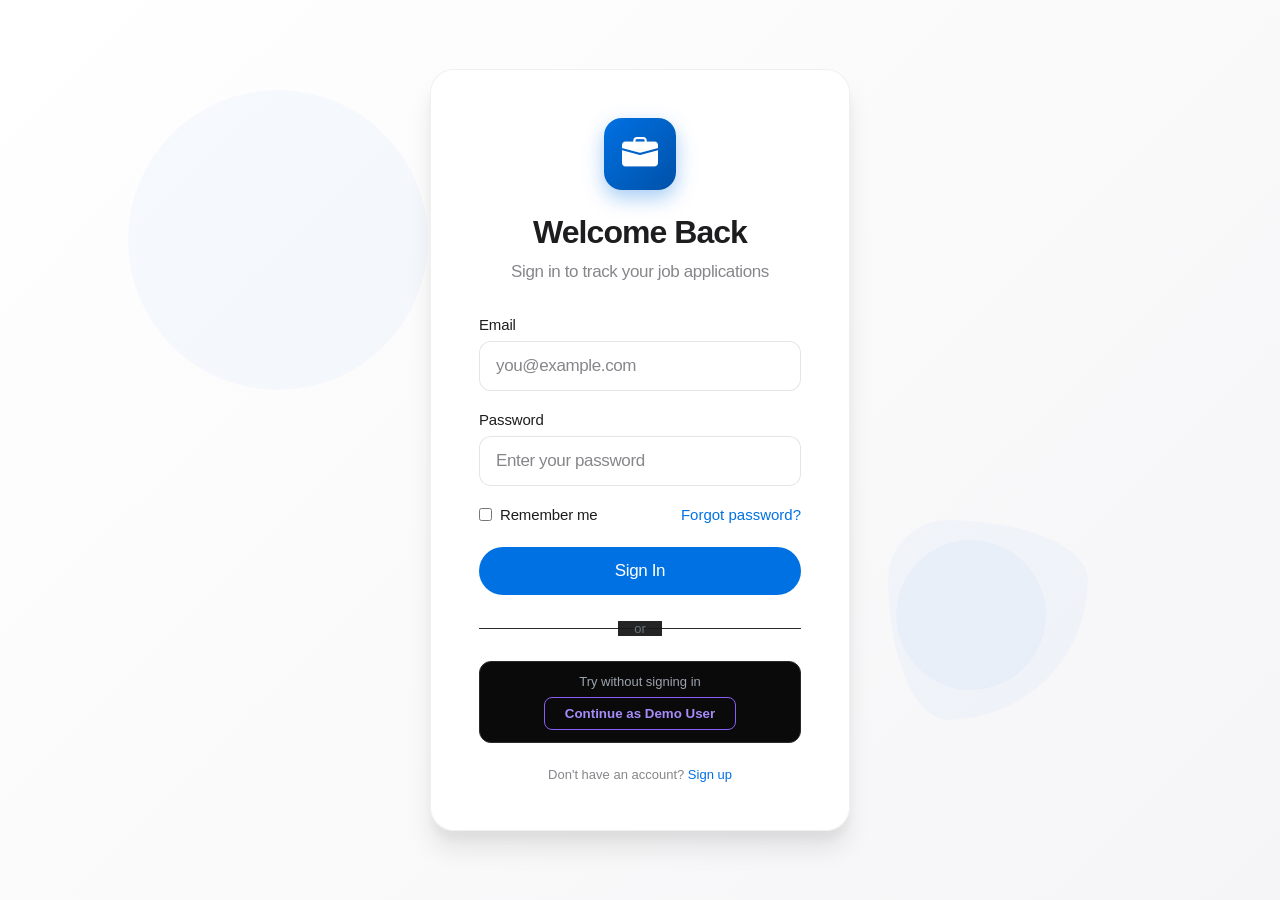
<file: templates/login.html>
<!DOCTYPE html>
<html lang="en">
<head>
    <meta charset="UTF-8">
    <meta name="viewport" content="width=device-width, initial-scale=1.0">
    <title>Sign In — Job Tracker</title>
    <link href="https://cdn.jsdelivr.net/npm/bootstrap-icons@1.10.5/font/bootstrap-icons.css" rel="stylesheet">
    <style>
        * {
            margin: 0;
            padding: 0;
            box-sizing: border-box;
        }

        body {
            font-family: -apple-system, BlinkMacSystemFont, "SF Pro Display", "SF Pro Text", "Helvetica Neue", Arial, sans-serif;
            -webkit-font-smoothing: antialiased;
            -moz-osx-font-smoothing: grayscale;
            overflow: hidden;
            height: 100vh;
            background: #f5f5f7;
        }

        /* Clean White Background with Subtle Gradient */
        .gradient-bg {
            position: fixed;
            top: 0;
            left: 0;
            width: 100%;
            height: 100%;
            background: linear-gradient(135deg, 
                #ffffff 0%, 
                #f5f5f7 50%, 
                #e8e8ed 100%);
            background-size: 200% 200%;
            animation: gradientShift 15s ease infinite;
        }

        @keyframes gradientShift {
            0% { background-position: 0% 50%; }
            50% { background-position: 100% 50%; }
            100% { background-position: 0% 50%; }
        }

        /* Floating shapes - Blue Themed */
        .shape {
            position: absolute;
            opacity: 0.03;
            animation: float 20s infinite ease-in-out;
        }

        .shape-1 {
            width: 300px;
            height: 300px;
            background: #0071e3;
            border-radius: 50%;
            top: 10%;
            left: 10%;
            animation-delay: 0s;
        }

        .shape-2 {
            width: 200px;
            height: 200px;
            background: #007aff;
            border-radius: 30% 70% 70% 30% / 30% 30% 70% 70%;
            bottom: 20%;
            right: 15%;
            animation-delay: 5s;
        }

        .shape-3 {
            width: 150px;
            height: 150px;
            background: #0071e3;
            border-radius: 50%;
            top: 60%;
            left: 70%;
            animation-delay: 10s;
        }

        @keyframes float {
            0%, 100% { transform: translateY(0) rotate(0deg); }
            50% { transform: translateY(-30px) rotate(10deg); }
        }

        /* Login container */
        .login-container {
            position: relative;
            z-index: 10;
            display: flex;
            align-items: center;
            justify-content: center;
            min-height: 100vh;
            padding: 20px;
        }

        .login-card {
            background: rgba(255, 255, 255, 0.92);
            backdrop-filter: saturate(180%) blur(20px);
            -webkit-backdrop-filter: saturate(180%) blur(20px);
            border-radius: 24px;
            padding: 48px;
            width: 100%;
            max-width: 420px;
            box-shadow: 
                0 20px 25px rgba(0, 0, 0, 0.08),
                0 10px 10px rgba(0, 0, 0, 0.04);
            border: 1px solid rgba(0, 0, 0, 0.06);
            animation: slideUp 0.6s cubic-bezier(0.16, 1, 0.3, 1);
        }

        @keyframes slideUp {
            from {
                opacity: 0;
                transform: translateY(30px) scale(0.95);
            }
            to {
                opacity: 1;
                transform: translateY(0) scale(1);
            }
        }

        .logo {
            width: 72px;
            height: 72px;
            background: linear-gradient(135deg, #0071e3, #0051a8);
            border-radius: 18px;
            display: flex;
            align-items: center;
            justify-content: center;
            margin: 0 auto 24px;
            box-shadow: 0 8px 20px rgba(0, 113, 227, 0.35);
        }

        .logo i {
            font-size: 36px;
            color: white;
        }

        h1 {
            font-size: 32px;
            font-weight: 700;
            text-align: center;
            margin-bottom: 8px;
            color: #1d1d1f;
            letter-spacing: -0.03em;
        }

        .subtitle {
            text-align: center;
            color: #86868b;
            margin-bottom: 32px;
            font-size: 17px;
            line-height: 1.47059;
            letter-spacing: -0.022em;
        }

        .form-group {
            margin-bottom: 20px;
        }

        label {
            display: block;
            font-size: 15px;
            font-weight: 500;
            color: #1d1d1f;
            margin-bottom: 8px;
            letter-spacing: -0.01em;
        }

        input {
            width: 100%;
            padding: 14px 16px;
            border: 1px solid rgba(0, 0, 0, 0.1);
            border-radius: 12px;
            font-size: 17px;
            transition: all 0.3s cubic-bezier(0.4, 0, 0.2, 1);
            background: rgba(255, 255, 255, 0.8);
            color: #1d1d1f;
            letter-spacing: -0.022em;
        }

        input:focus {
            outline: none;
            border-color: #0071e3;
            box-shadow: 0 0 0 4px rgba(0, 113, 227, 0.1);
            background: white;
        }
        
        input::placeholder {
            color: #86868b;
        }

        .btn-primary {
            width: 100%;
            padding: 14px;
            background: #0071e3;
            border: none;
            border-radius: 24px;
            color: white;
            font-size: 17px;
            font-weight: 500;
            cursor: pointer;
            transition: all 0.3s cubic-bezier(0.4, 0, 0.2, 1);
            margin-top: 8px;
            letter-spacing: -0.022em;
        }

        .btn-primary:hover {
            transform: translateY(-2px);
            background: #0051a8;
            box-shadow: 0 8px 20px rgba(0, 113, 227, 0.35);
        }

        .btn-primary:active {
            transform: translateY(0);
            transition: all 0.1s ease;
        }

        .remember-forgot {
            display: flex;
            justify-content: space-between;
            align-items: center;
            margin: 16px 0;
            font-size: 15px;
            color: #86868b;
        }

        .checkbox-wrapper {
            display: flex;
            align-items: center;
            gap: 8px;
            color: #1d1d1f;
            font-size: 15px;
        }

        .checkbox-wrapper input[type="checkbox"] {
            width: auto;
            cursor: pointer;
            accent-color: #0071e3;
        }

        a {
            color: #0071e3;
            text-decoration: none;
            font-weight: 500;
            transition: all 0.2s ease;
        }
        
        a:hover {
            color: #0051a8;
        }

        a:hover {
            text-decoration: underline;
            color: #8b5cf6;
        }

        .divider {
            text-align: center;
            margin: 24px 0;
            position: relative;
        }

        .divider::before {
            content: "";
            position: absolute;
            top: 50%;
            left: 0;
            right: 0;
            height: 1px;
            background: #2a2a2a;
        }

        .divider span {
            background: rgba(26, 26, 26, 0.95);
            padding: 0 16px;
            position: relative;
            color: #6b7280;
            font-size: 13px;
        }

        .demo-login {
            text-align: center;
            padding: 12px;
            background: #0a0a0a;
            border: 1px solid #2a2a2a;
            border-radius: 12px;
            margin-top: 16px;
            font-size: 13px;
            color: #9ca3af;
        }

        .demo-login button {
            background: transparent;
            border: 1.5px solid #8b5cf6;
            color: #a78bfa;
            padding: 8px 20px;
            border-radius: 8px;
            font-weight: 600;
            cursor: pointer;
            margin-top: 8px;
            transition: all 0.2s;
        }

        .demo-login button:hover {
            background: rgba(139, 92, 246, 0.1);
            border-color: #6d28d9;
            color: #8b5cf6;
        }

        .footer-text {
            text-align: center;
            margin-top: 24px;
            font-size: 13px;
            color: #86868b;
        }

        /* Loading animation */
        .loading {
            display: none;
            position: fixed;
            top: 0;
            left: 0;
            width: 100%;
            height: 100%;
            background: rgba(255, 255, 255, 0.9);
            backdrop-filter: blur(10px);
            z-index: 1000;
            align-items: center;
            justify-content: center;
        }

        .loading.active {
            display: flex;
        }

        .spinner {
            width: 50px;
            height: 50px;
            border: 4px solid #f3f3f3;
            border-top: 4px solid #667eea;
            border-radius: 50%;
            animation: spin 1s linear infinite;
        }

        @keyframes spin {
            0% { transform: rotate(0deg); }
            100% { transform: rotate(360deg); }
        }
    </style>
</head>
<body>
    <div class="gradient-bg"></div>
    <div class="shape shape-1"></div>
    <div class="shape shape-2"></div>
    <div class="shape shape-3"></div>

    <div class="login-container">
        <div class="login-card">
            <div class="logo">
                <i class="bi bi-briefcase-fill"></i>
            </div>
            <h1>Welcome Back</h1>
            <p class="subtitle">Sign in to track your job applications</p>

            <form id="loginForm">
                <div class="form-group">
                    <label for="email">Email</label>
                    <input type="email" id="email" placeholder="you@example.com" required>
                </div>

                <div class="form-group">
                    <label for="password">Password</label>
                    <input type="password" id="password" placeholder="Enter your password" required>
                </div>

                <div class="remember-forgot">
                    <div class="checkbox-wrapper">
                        <input type="checkbox" id="remember">
                        <label for="remember" style="margin: 0; cursor: pointer;">Remember me</label>
                    </div>
                    <a href="#">Forgot password?</a>
                </div>

                <button type="submit" class="btn-primary">Sign In</button>
            </form>

            <div class="divider">
                <span>or</span>
            </div>

            <div class="demo-login">
                <p>Try without signing in</p>
                <button type="button" onclick="demoLogin()">Continue as Demo User</button>
            </div>

            <div class="footer-text">
                Don't have an account? <a href="#">Sign up</a>
            </div>
        </div>
    </div>

    <div class="loading" id="loading">
        <div class="spinner"></div>
    </div>

    <script>
        document.getElementById('loginForm').addEventListener('submit', function(e) {
            e.preventDefault();
            login();
        });

        function login() {
            const email = document.getElementById('email').value;
            const password = document.getElementById('password').value;

            // Show loading
            document.getElementById('loading').classList.add('active');

            // Simulate API call
            setTimeout(() => {
                // For now, just set session and redirect
                sessionStorage.setItem('user', JSON.stringify({ email, name: email.split('@')[0] }));
                window.location.href = '/';
            }, 1000);
        }

        function demoLogin() {
            document.getElementById('loading').classList.add('active');
            setTimeout(() => {
                sessionStorage.setItem('user', JSON.stringify({ email: 'demo@jobtracker.com', name: 'Demo User' }));
                window.location.href = '/';
            }, 800);
        }

        // Check if already logged in
        if (sessionStorage.getItem('user')) {
            window.location.href = '/';
        }
    </script>
</body>
</html>
</file>
